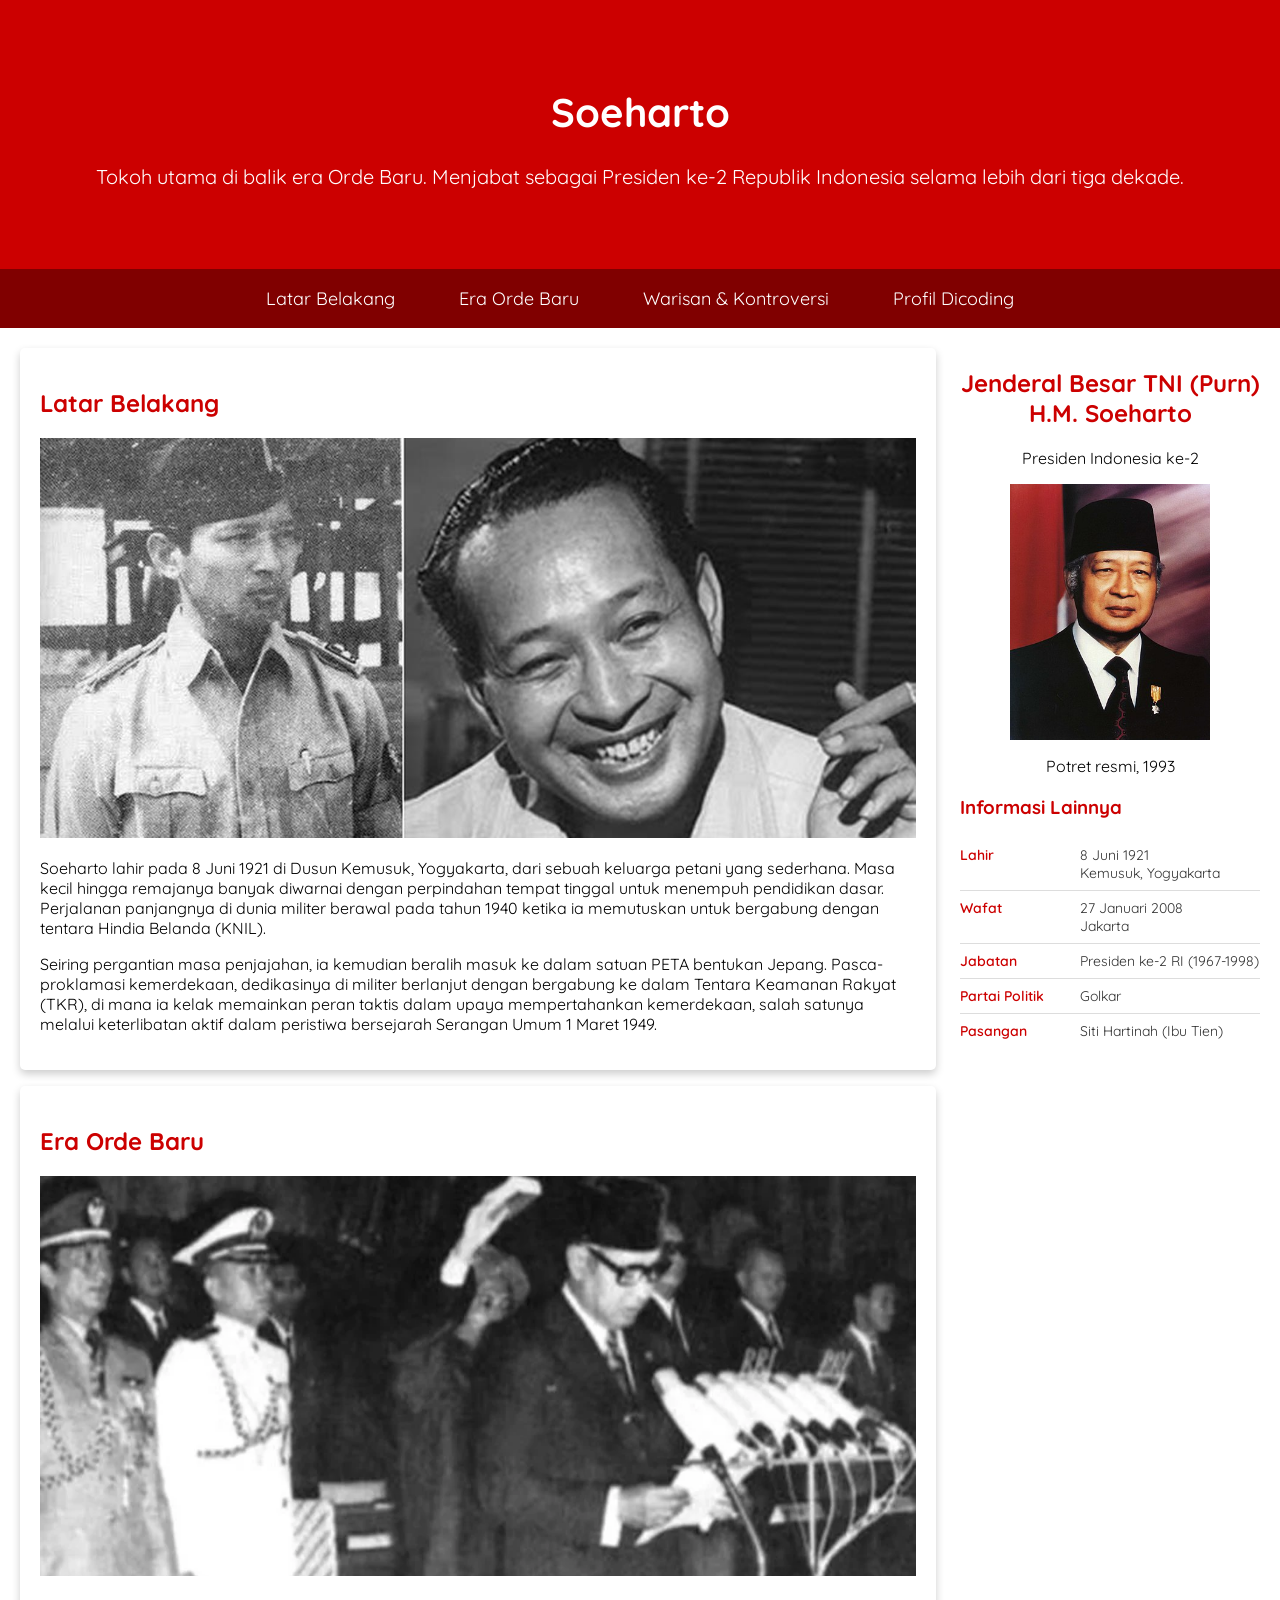
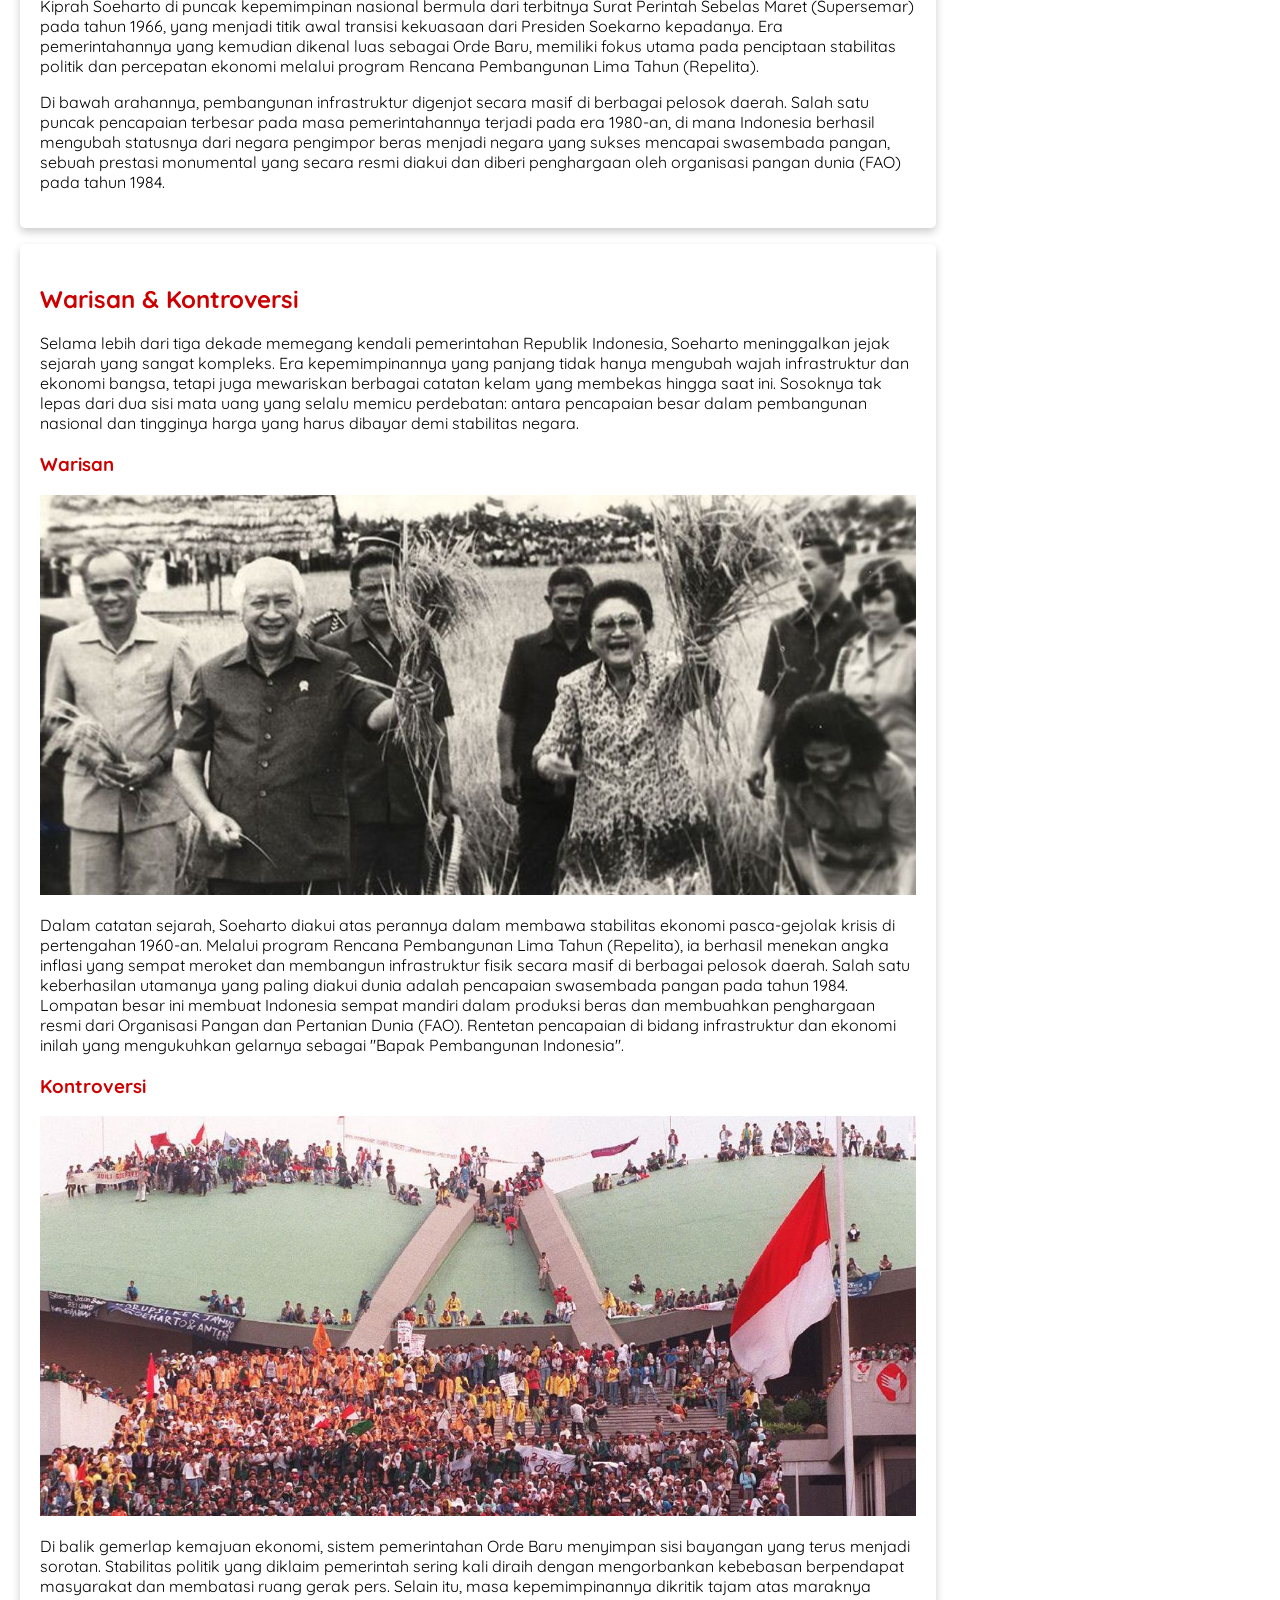
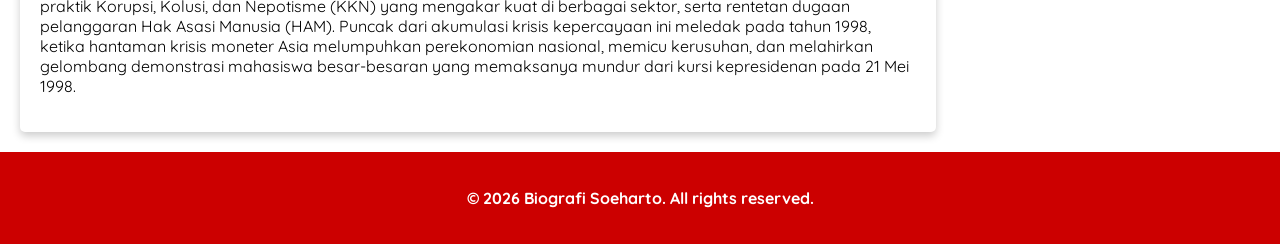
<file: SUBMISSION/index.html>
<!DOCTYPE html>
<html>
    <head>
        <meta charset="UTF-8" />
        <meta name="viewport" content="width=device-width, initial-scale=1.0" />

        <title>Biografi Soeharto</title>
        <link rel="stylesheet" href="styles.css" />

        <!-- Font Awesome  -->
        <link rel="stylesheet" href="https://cdnjs.cloudflare.com/ajax/libs/font-awesome/5.15.4/css/all.min.css">

        <!--Google Fonts-->
        <link rel="preconnect" href="https://fonts.googleapis.com">
        <link rel="preconnect" href="https://fonts.gstatic.com" crossorigin>
        <link href="https://fonts.googleapis.com/css2?family=Inter:ital,opsz,wght@0,14..32,100..900;1,14..32,100..900&family=Quicksand:wght@300..700&display=swap" rel="stylesheet">    
    </head>
    <body>
        <header>
            <div class="jumbotron">
                <h1>Soeharto</h1>
                <p>Tokoh utama di balik era Orde Baru. Menjabat sebagai Presiden ke-2 Republik Indonesia selama lebih dari tiga dekade.</p>
            </div>

            <nav>
                <ul>
                    <li><a href="#latar">Latar Belakang</a></li>
                    <li><a href="#orba">Era Orde Baru</a></li>
                    <li><a href="#warisan">Warisan & Kontroversi</a></li>
                    <li><a href="https://www.dicoding.com/users/radithya_aydin_aeoqa/academies">Profil Dicoding</a></li>
                </ul>
            </nav>
        </header>

        <main>
            <div class="content">
                <article id="latar" class="card">
                    <h2>Latar Belakang</h2>
                        <img src="assets/image/soeharto1.jpg" alt="Soeharto" class="featured-image" />
                        <p> Soeharto lahir pada 8 Juni 1921 di Dusun Kemusuk, Yogyakarta, dari sebuah keluarga petani yang 
                            sederhana. Masa kecil hingga remajanya banyak diwarnai dengan perpindahan tempat tinggal untuk 
                            menempuh pendidikan dasar. Perjalanan panjangnya di dunia militer berawal pada tahun 1940 ketika 
                            ia memutuskan untuk bergabung dengan tentara Hindia Belanda (KNIL).
                        </p>
                        <p> Seiring pergantian masa penjajahan, ia kemudian beralih masuk ke dalam satuan PETA bentukan 
                            Jepang. Pasca-proklamasi kemerdekaan, dedikasinya di militer berlanjut dengan bergabung ke 
                            dalam Tentara Keamanan Rakyat (TKR), di mana ia kelak memainkan peran taktis dalam upaya 
                            mempertahankan kemerdekaan, salah satunya melalui keterlibatan aktif dalam peristiwa 
                            bersejarah Serangan Umum 1 Maret 1949.
                        </p>
                </article>

                <article id="orba" class="card">
                    <h2>Era Orde Baru</h2>
                        <img src="assets/image/soeharto2.jpg" alt="Orde Baru" class="featured-image" />
                        <p> Kiprah Soeharto di puncak kepemimpinan nasional bermula dari terbitnya Surat Perintah Sebelas 
                            Maret (Supersemar) pada tahun 1966, yang menjadi titik awal transisi kekuasaan dari Presiden 
                            Soekarno kepadanya. Era pemerintahannya yang kemudian dikenal luas sebagai Orde Baru, memiliki 
                            fokus utama pada penciptaan stabilitas politik dan percepatan ekonomi melalui program Rencana 
                            Pembangunan Lima Tahun (Repelita).</p>
                        <p> Di bawah arahannya, pembangunan infrastruktur digenjot secara masif di berbagai pelosok 
                            daerah. Salah satu puncak pencapaian terbesar pada masa pemerintahannya terjadi pada era 
                            1980-an, di mana Indonesia berhasil mengubah statusnya dari negara pengimpor beras menjadi 
                            negara yang sukses mencapai swasembada pangan, sebuah prestasi monumental yang secara resmi 
                            diakui dan diberi penghargaan oleh organisasi pangan dunia (FAO) pada tahun 1984.
                        </p>
                </article>

                <article id="warisan" class="card">
                    <h2>Warisan & Kontroversi</h2>
                        <p> Selama lebih dari tiga dekade memegang kendali pemerintahan Republik Indonesia, 
                            Soeharto meninggalkan jejak sejarah yang sangat kompleks. Era kepemimpinannya yang panjang 
                            tidak hanya mengubah wajah infrastruktur dan ekonomi bangsa, tetapi juga mewariskan berbagai 
                            catatan kelam yang membekas hingga saat ini. Sosoknya tak lepas dari dua sisi mata uang yang 
                            selalu memicu perdebatan: antara pencapaian besar dalam pembangunan nasional dan tingginya 
                            harga yang harus dibayar demi stabilitas negara.
                        </p>
                        <section>
                            <h3>Warisan</h3>
                                <img src="assets/image/soeharto3.jpg" alt="Warisan Soeharto" class="featured-image" />
                                <p>Dalam catatan sejarah, Soeharto diakui atas perannya dalam membawa stabilitas ekonomi 
                                    pasca-gejolak krisis di pertengahan 1960-an. Melalui program Rencana Pembangunan Lima 
                                    Tahun (Repelita), ia berhasil menekan angka inflasi yang sempat meroket dan membangun 
                                    infrastruktur fisik secara masif di berbagai pelosok daerah. Salah satu keberhasilan 
                                    utamanya yang paling diakui dunia adalah pencapaian swasembada pangan pada tahun 1984. 
                                    Lompatan besar ini membuat Indonesia sempat mandiri dalam produksi beras dan membuahkan 
                                    penghargaan resmi dari Organisasi Pangan dan Pertanian Dunia (FAO). Rentetan pencapaian 
                                    di bidang infrastruktur dan ekonomi inilah yang mengukuhkan gelarnya sebagai 
                                    "Bapak Pembangunan Indonesia".
                                </p>
                        </section>

                        <section>
                            <h3>Kontroversi</h3>
                                <img src="assets/image/soeharto4.jpg" alt="Kontroversi Soeharto" class="featured-image" />
                                <p>Di balik gemerlap kemajuan ekonomi, sistem pemerintahan Orde Baru menyimpan sisi bayangan 
                                    yang terus menjadi sorotan. Stabilitas politik yang diklaim pemerintah sering kali diraih 
                                    dengan mengorbankan kebebasan berpendapat masyarakat dan membatasi ruang gerak pers. 
                                    Selain itu, masa kepemimpinannya dikritik tajam atas maraknya praktik Korupsi, Kolusi, dan 
                                    Nepotisme (KKN) yang mengakar kuat di berbagai sektor, serta rentetan dugaan pelanggaran 
                                    Hak Asasi Manusia (HAM). Puncak dari akumulasi krisis kepercayaan ini meledak pada tahun 
                                    1998, ketika hantaman krisis moneter Asia melumpuhkan perekonomian nasional, memicu 
                                    kerusuhan, dan melahirkan gelombang demonstrasi mahasiswa besar-besaran yang memaksanya 
                                    mundur dari kursi kepresidenan pada 21 Mei 1998.
                                </p>
                        </section>
                </article>
            </div>

            <aside>
                <article class="profile">
                    <header>
                        <h2>Jenderal Besar TNI (Purn) H.M. Soeharto</h2>
                            <p>Presiden Indonesia ke-2</p>
                        <figure>
                            <img src="assets/image/soeharto.jpg" alt="Soeharto Profile"/>
                        </figure>
                            <figcaption>Potret resmi, 1993</figcaption>
                    </header>
                    <section>
                        <h3>Informasi Lainnya</h3>
                            <table>
                                <tr>
                                    <th>Lahir</th>
                                    <td>8 Juni 1921 <br>Kemusuk, Yogyakarta</td>
                                </tr>
                                <tr>
                                    <th>Wafat</th>
                                    <td>27 Januari 2008 <br>Jakarta</td>
                                </tr>
                                <tr>
                                    <th>Jabatan</th>
                                    <td>Presiden ke-2 RI (1967-1998)</td>
                                </tr>
                                <tr>
                                    <th>Partai Politik</th>
                                    <td>Golkar</td>
                                </tr>
                                <tr>
                                    <th>Pasangan</th>
                                    <td>Siti Hartinah (Ibu Tien)</td>
                                </tr>
                            </table>
                    </section>
                </article>
            </aside>
        </main>

        <footer>
            <p>&copy; 2026 Biografi Soeharto. All rights reserved.</p>
        </footer>
    </body>
</html>
</file>
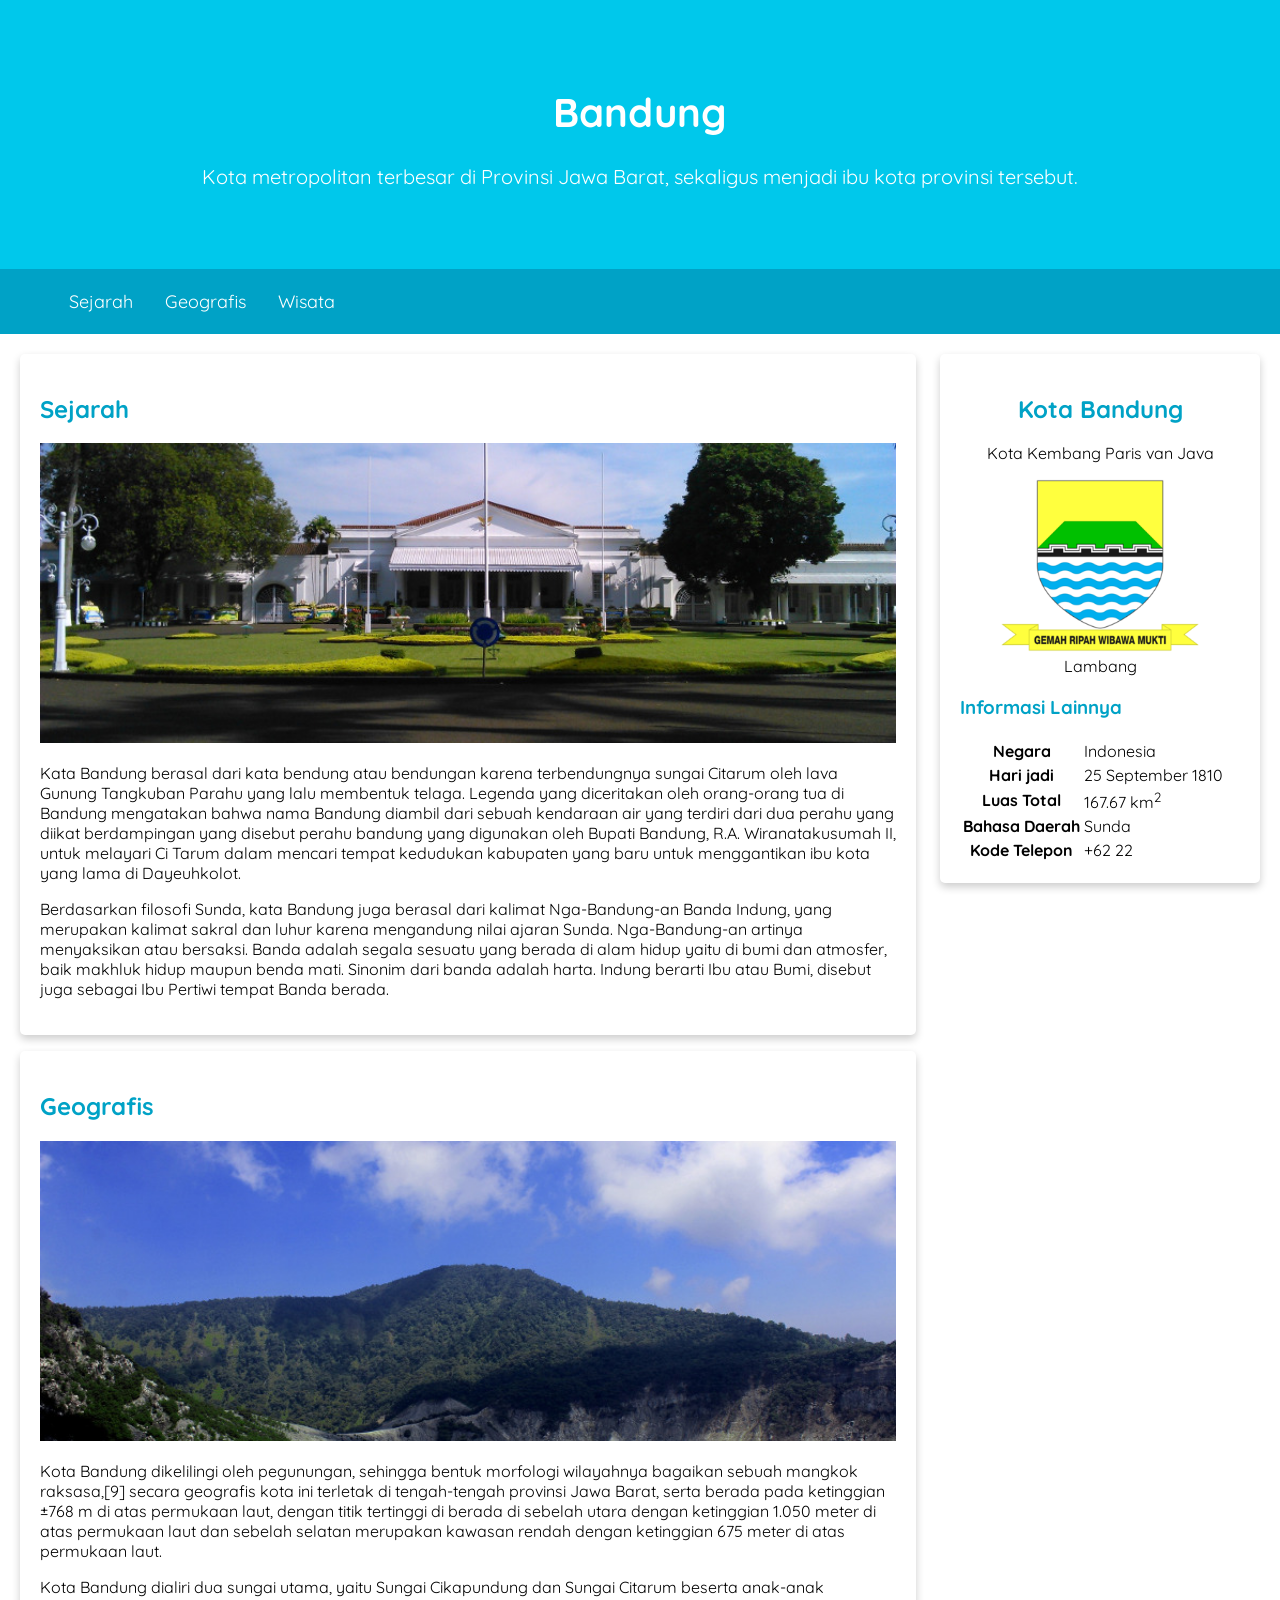
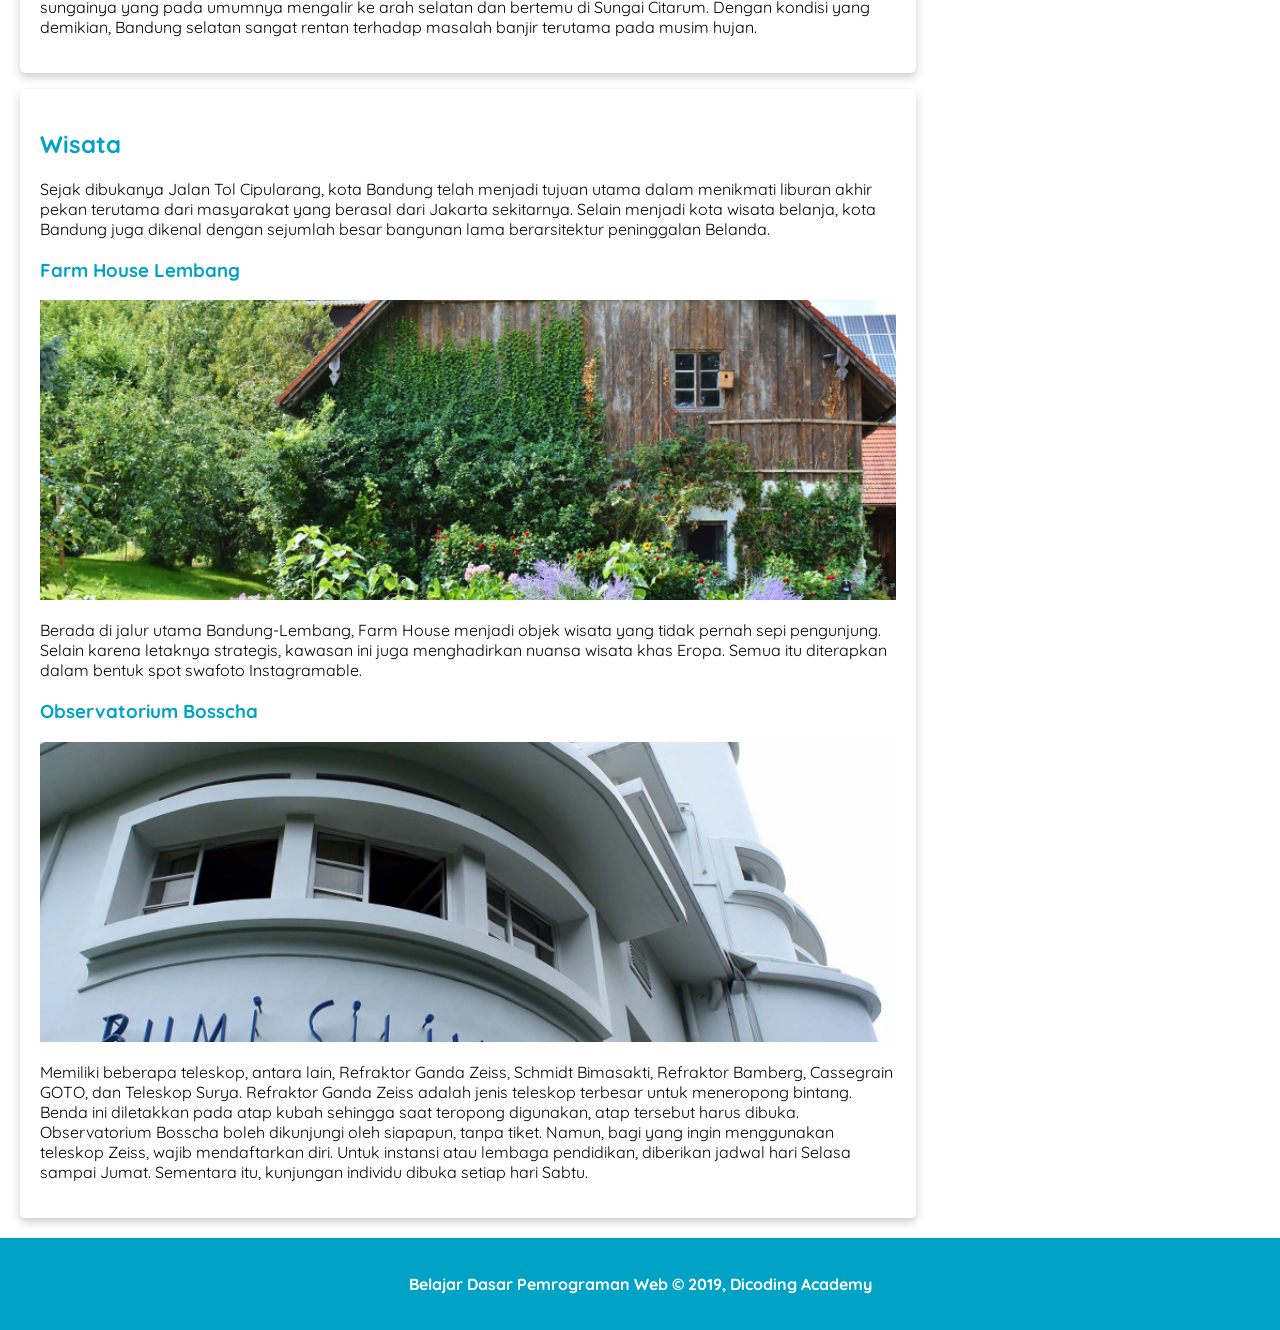
<file: WEBDASAR/Index.html>
<!DOCTYPE html>
<html>
  <head>
    <meta charset="utf-8" />
    <title>Halaman Profil Bandung</title>

    <!-- My Own Styles -->
    <link rel="stylesheet" href="styles.css" />

    <!-- Google Fonts -->
    <link rel="preconnect" href="https://fonts.googleapis.com" />
    <link rel="preconnect" href="https://fonts.gstatic.com" crossorigin />
    <link
      href="https://fonts.googleapis.com/css2?family=Quicksand:wght@400;700&display=swap"
      rel="stylesheet"
    />
  </head>

  <body>
    <header>
      <div class="jumbotron">
        <h1>Bandung</h1>
        <p>
          Kota metropolitan terbesar di Provinsi Jawa Barat, sekaligus menjadi ibu kota provinsi
          tersebut.
        </p>
      </div>

      <nav>
        <ul>
          <li>
            <a href="#sejarah">Sejarah</a>
          </li>
          <li>
            <a href="#geografis">Geografis</a>
          </li>
          <li>
            <a href="#wisata">Wisata</a>
          </li>
        </ul>
      </nav>
    </header>

    <main>
      <!-- Konten artikel -->
      <div id="content">
        <article id="sejarah" class="card">
          <h2>Sejarah</h2>
          <img src="assets/image/history.jpg" alt="sejarah" class="featured-image" />
          <p>
            Kata Bandung berasal dari kata bendung atau bendungan karena terbendungnya sungai
            Citarum oleh lava Gunung Tangkuban Parahu yang lalu membentuk telaga. Legenda yang
            diceritakan oleh orang-orang tua di Bandung mengatakan bahwa nama Bandung diambil dari
            sebuah kendaraan air yang terdiri dari dua perahu yang diikat berdampingan yang disebut
            perahu bandung yang digunakan oleh Bupati Bandung, R.A. Wiranatakusumah II, untuk
            melayari Ci Tarum dalam mencari tempat kedudukan kabupaten yang baru untuk menggantikan
            ibu kota yang lama di Dayeuhkolot.
          </p>

          <p>
            Berdasarkan filosofi Sunda, kata Bandung juga berasal dari kalimat Nga-Bandung-an Banda
            Indung, yang merupakan kalimat sakral dan luhur karena mengandung nilai ajaran Sunda.
            Nga-Bandung-an artinya menyaksikan atau bersaksi. Banda adalah segala sesuatu yang
            berada di alam hidup yaitu di bumi dan atmosfer, baik makhluk hidup maupun benda mati.
            Sinonim dari banda adalah harta. Indung berarti Ibu atau Bumi, disebut juga sebagai Ibu
            Pertiwi tempat Banda berada.
          </p>
        </article>

        <article id="geografis" class="card">
          <h2>Geografis</h2>
          <img src="assets/image/geografis.jpg" alt="geografis" class="featured-image" />
          <p>
            Kota Bandung dikelilingi oleh pegunungan, sehingga bentuk morfologi wilayahnya bagaikan
            sebuah mangkok raksasa,[9] secara geografis kota ini terletak di tengah-tengah provinsi
            Jawa Barat, serta berada pada ketinggian ±768 m di atas permukaan laut, dengan titik
            tertinggi di berada di sebelah utara dengan ketinggian 1.050 meter di atas permukaan
            laut dan sebelah selatan merupakan kawasan rendah dengan ketinggian 675 meter di atas
            permukaan laut.
          </p>

          <p>
            Kota Bandung dialiri dua sungai utama, yaitu Sungai Cikapundung dan Sungai Citarum
            beserta anak-anak sungainya yang pada umumnya mengalir ke arah selatan dan bertemu di
            Sungai Citarum. Dengan kondisi yang demikian, Bandung selatan sangat rentan terhadap
            masalah banjir terutama pada musim hujan.
          </p>
        </article>

        <article id="wisata" class="card">
          <h2>Wisata</h2>
          <p>
            Sejak dibukanya Jalan Tol Cipularang, kota Bandung telah menjadi tujuan utama dalam
            menikmati liburan akhir pekan terutama dari masyarakat yang berasal dari Jakarta
            sekitarnya. Selain menjadi kota wisata belanja, kota Bandung juga dikenal dengan
            sejumlah besar bangunan lama berarsitektur peninggalan Belanda.
          </p>

          <section>
            <h3>Farm House Lembang</h3>
            <img src="assets/image/farm-house.jpg" alt="farm house" class="featured-image" />
            <p>
              Berada di jalur utama Bandung-Lembang, Farm House menjadi objek wisata yang tidak
              pernah sepi pengunjung. Selain karena letaknya strategis, kawasan ini juga
              menghadirkan nuansa wisata khas Eropa. Semua itu diterapkan dalam bentuk spot swafoto
              Instagramable.
            </p>
          </section>

          <section>
            <h3>Observatorium Bosscha</h3>
            <img src="assets/image/bosscha.jpg" alt="bosscha" class="featured-image" />
            <p>
              Memiliki beberapa teleskop, antara lain, Refraktor Ganda Zeiss, Schmidt Bimasakti,
              Refraktor Bamberg, Cassegrain GOTO, dan Teleskop Surya. Refraktor Ganda Zeiss adalah
              jenis teleskop terbesar untuk meneropong bintang. Benda ini diletakkan pada atap kubah
              sehingga saat teropong digunakan, atap tersebut harus dibuka. Observatorium Bosscha
              boleh dikunjungi oleh siapapun, tanpa tiket. Namun, bagi yang ingin menggunakan
              teleskop Zeiss, wajib mendaftarkan diri. Untuk instansi atau lembaga pendidikan,
              diberikan jadwal hari Selasa sampai Jumat. Sementara itu, kunjungan individu dibuka
              setiap hari Sabtu.
            </p>
          </section>
        </article>
      </div>

      <!-- Konten samping -->
      <aside>
        <article class="profile card">
          <header>
            <h2>Kota Bandung</h2>
            <p>Kota Kembang Paris van Java</p>
            <figure>
              <img src="assets/image/bandung-badge.png" />
              <figcaption>Lambang</figcaption>
            </figure>
          </header>

          <section>
            <h3>Informasi Lainnya</h3>

            <table>
              <tr>
                <th>Negara</th>
                <td>Indonesia</td>
              </tr>
              <tr>
                <th>Hari jadi</th>
                <td>25 September 1810</td>
              </tr>
              <tr>
                <th>Luas Total</th>
                <td>167.67 km<sup>2</sup></td>
              </tr>
              <tr>
                <th>Bahasa Daerah</th>
                <td>Sunda</td>
              </tr>
              <tr>
                <th>Kode Telepon</th>
                <td>+62 22</td>
              </tr>
            </table>
          </section>
        </article>
      </aside>
    </main>

    <footer>
      <p>Belajar Dasar Pemrograman Web &#169; 2019, Dicoding Academy</p>
    </footer>
  </body>
</html>
</file>
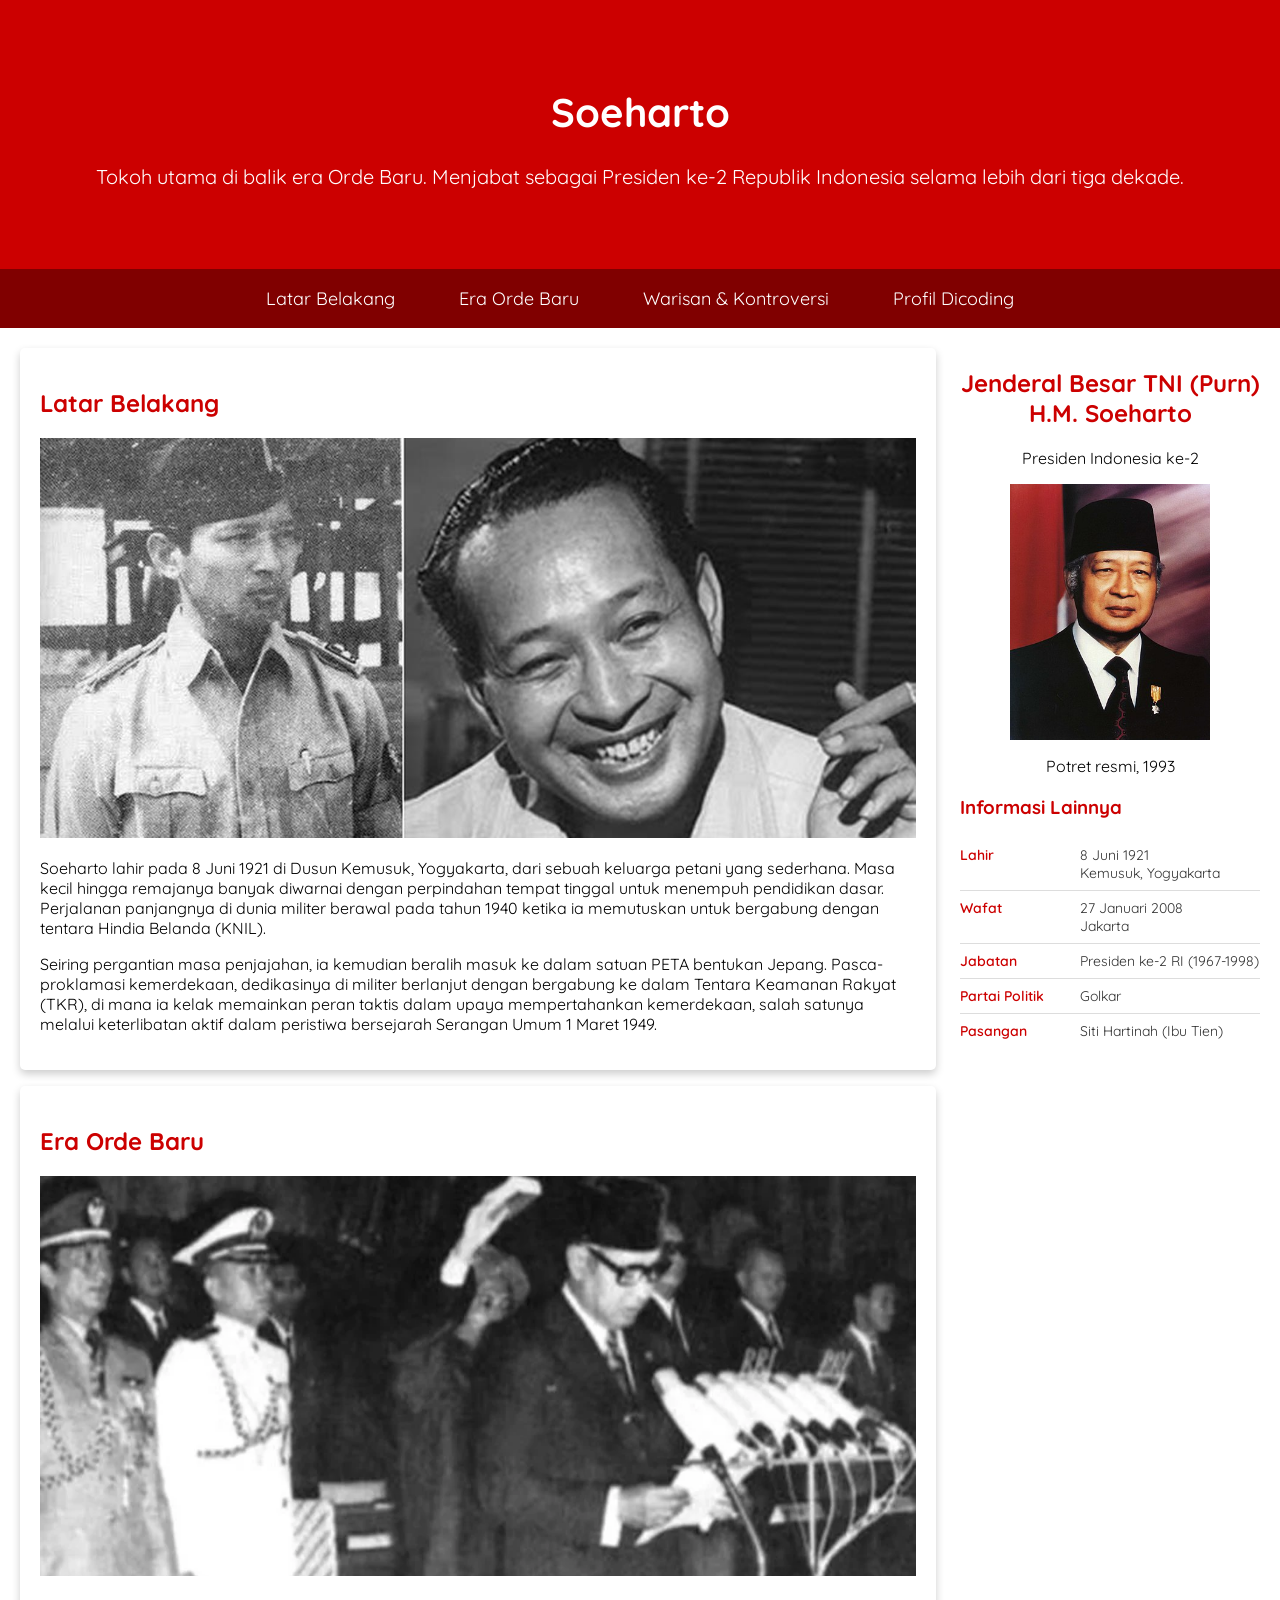
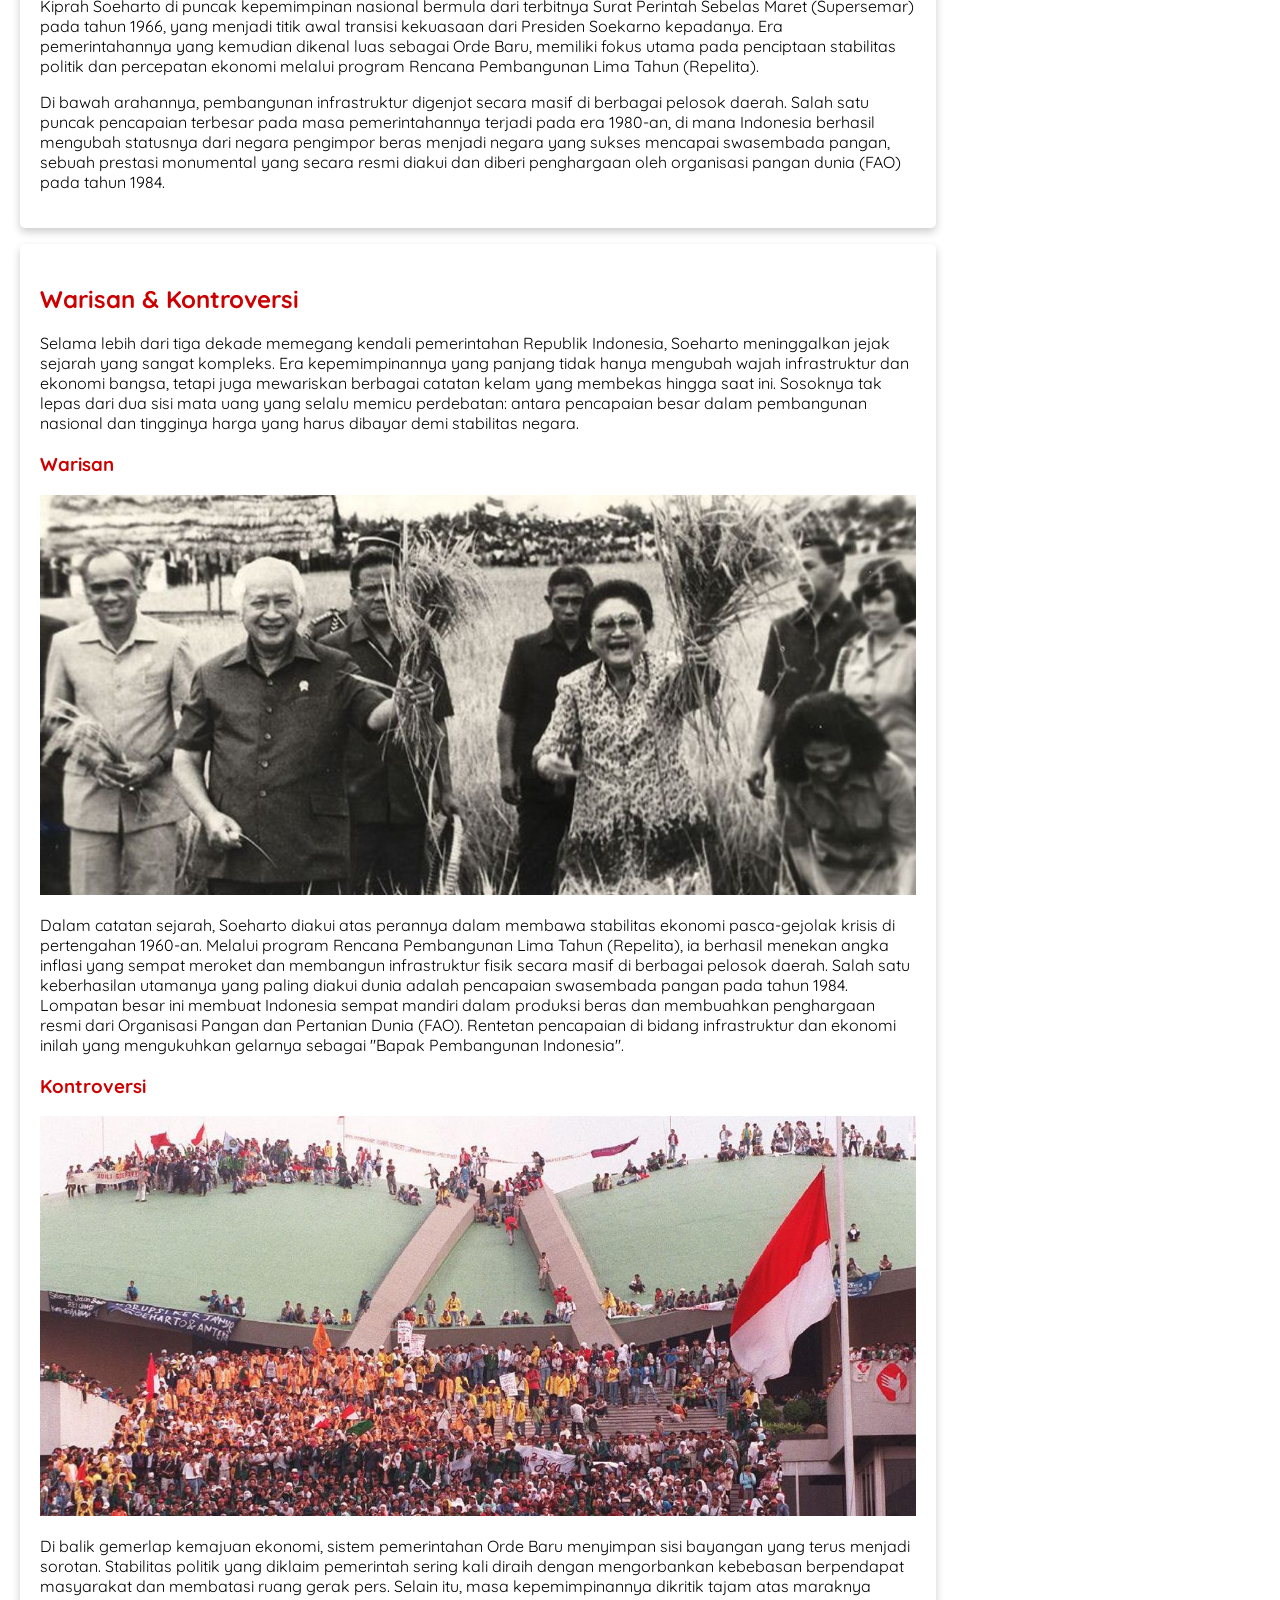
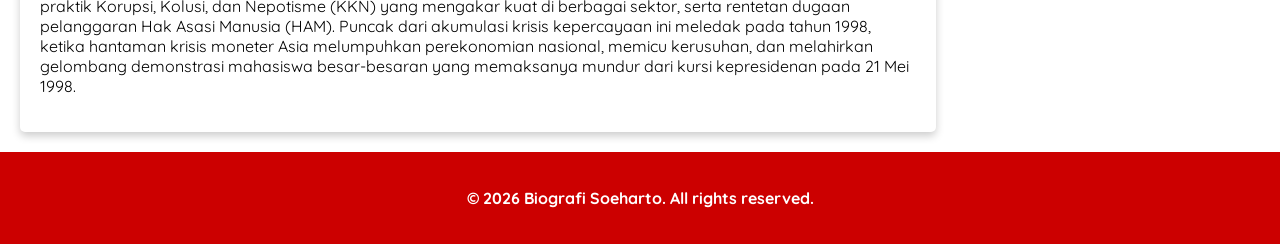
<file: SUBMISSION/BiografiSoeharto/index.html>
<!DOCTYPE html>
<html>
    <head>
        <meta charset="UTF-8" />
        <meta name="viewport" content="width=device-width, initial-scale=1.0" />

        <title>Biografi Soeharto</title>
        <link rel="stylesheet" href="styles.css" />

        <!-- Font Awesome  -->
        <link rel="stylesheet" href="https://cdnjs.cloudflare.com/ajax/libs/font-awesome/5.15.4/css/all.min.css">

        <!--Google Fonts-->
        <link rel="preconnect" href="https://fonts.googleapis.com">
        <link rel="preconnect" href="https://fonts.gstatic.com" crossorigin>
        <link href="https://fonts.googleapis.com/css2?family=Inter:ital,opsz,wght@0,14..32,100..900;1,14..32,100..900&family=Quicksand:wght@300..700&display=swap" rel="stylesheet">    
    </head>
    <body>
        <header>
            <div class="jumbotron">
                <h1>Soeharto</h1>
                <p>Tokoh utama di balik era Orde Baru. Menjabat sebagai Presiden ke-2 Republik Indonesia selama lebih dari tiga dekade.</p>
            </div>

            <nav>
                <ul>
                    <li><a href="#latar">Latar Belakang</a></li>
                    <li><a href="#orba">Era Orde Baru</a></li>
                    <li><a href="#warisan">Warisan & Kontroversi</a></li>
                    <li><a href="https://www.dicoding.com/users/radithya_aydin_aeoqa/academies">Profil Dicoding</a></li>
                </ul>
            </nav>
        </header>

        <main>
            <div class="content">
                <article id="latar" class="card">
                    <h2>Latar Belakang</h2>
                        <img src="assets/image/soeharto1.jpg" alt="Soeharto" class="featured-image" />
                        <p> Soeharto lahir pada 8 Juni 1921 di Dusun Kemusuk, Yogyakarta, dari sebuah keluarga petani yang 
                            sederhana. Masa kecil hingga remajanya banyak diwarnai dengan perpindahan tempat tinggal untuk 
                            menempuh pendidikan dasar. Perjalanan panjangnya di dunia militer berawal pada tahun 1940 ketika 
                            ia memutuskan untuk bergabung dengan tentara Hindia Belanda (KNIL).
                        </p>
                        <p> Seiring pergantian masa penjajahan, ia kemudian beralih masuk ke dalam satuan PETA bentukan 
                            Jepang. Pasca-proklamasi kemerdekaan, dedikasinya di militer berlanjut dengan bergabung ke 
                            dalam Tentara Keamanan Rakyat (TKR), di mana ia kelak memainkan peran taktis dalam upaya 
                            mempertahankan kemerdekaan, salah satunya melalui keterlibatan aktif dalam peristiwa 
                            bersejarah Serangan Umum 1 Maret 1949.
                        </p>
                </article>

                <article id="orba" class="card">
                    <h2>Era Orde Baru</h2>
                        <img src="assets/image/soeharto2.jpg" alt="Orde Baru" class="featured-image" />
                        <p> Kiprah Soeharto di puncak kepemimpinan nasional bermula dari terbitnya Surat Perintah Sebelas 
                            Maret (Supersemar) pada tahun 1966, yang menjadi titik awal transisi kekuasaan dari Presiden 
                            Soekarno kepadanya. Era pemerintahannya yang kemudian dikenal luas sebagai Orde Baru, memiliki 
                            fokus utama pada penciptaan stabilitas politik dan percepatan ekonomi melalui program Rencana 
                            Pembangunan Lima Tahun (Repelita).</p>
                        <p> Di bawah arahannya, pembangunan infrastruktur digenjot secara masif di berbagai pelosok 
                            daerah. Salah satu puncak pencapaian terbesar pada masa pemerintahannya terjadi pada era 
                            1980-an, di mana Indonesia berhasil mengubah statusnya dari negara pengimpor beras menjadi 
                            negara yang sukses mencapai swasembada pangan, sebuah prestasi monumental yang secara resmi 
                            diakui dan diberi penghargaan oleh organisasi pangan dunia (FAO) pada tahun 1984.
                        </p>
                </article>

                <article id="warisan" class="card">
                    <h2>Warisan & Kontroversi</h2>
                        <p> Selama lebih dari tiga dekade memegang kendali pemerintahan Republik Indonesia, 
                            Soeharto meninggalkan jejak sejarah yang sangat kompleks. Era kepemimpinannya yang panjang 
                            tidak hanya mengubah wajah infrastruktur dan ekonomi bangsa, tetapi juga mewariskan berbagai 
                            catatan kelam yang membekas hingga saat ini. Sosoknya tak lepas dari dua sisi mata uang yang 
                            selalu memicu perdebatan: antara pencapaian besar dalam pembangunan nasional dan tingginya 
                            harga yang harus dibayar demi stabilitas negara.
                        </p>
                        <section>
                            <h3>Warisan</h3>
                                <img src="assets/image/soeharto3.jpg" alt="Warisan Soeharto" class="featured-image" />
                                <p>Dalam catatan sejarah, Soeharto diakui atas perannya dalam membawa stabilitas ekonomi 
                                    pasca-gejolak krisis di pertengahan 1960-an. Melalui program Rencana Pembangunan Lima 
                                    Tahun (Repelita), ia berhasil menekan angka inflasi yang sempat meroket dan membangun 
                                    infrastruktur fisik secara masif di berbagai pelosok daerah. Salah satu keberhasilan 
                                    utamanya yang paling diakui dunia adalah pencapaian swasembada pangan pada tahun 1984. 
                                    Lompatan besar ini membuat Indonesia sempat mandiri dalam produksi beras dan membuahkan 
                                    penghargaan resmi dari Organisasi Pangan dan Pertanian Dunia (FAO). Rentetan pencapaian 
                                    di bidang infrastruktur dan ekonomi inilah yang mengukuhkan gelarnya sebagai 
                                    "Bapak Pembangunan Indonesia".
                                </p>
                        </section>

                        <section>
                            <h3>Kontroversi</h3>
                                <img src="assets/image/soeharto4.jpg" alt="Kontroversi Soeharto" class="featured-image" />
                                <p>Di balik gemerlap kemajuan ekonomi, sistem pemerintahan Orde Baru menyimpan sisi bayangan 
                                    yang terus menjadi sorotan. Stabilitas politik yang diklaim pemerintah sering kali diraih 
                                    dengan mengorbankan kebebasan berpendapat masyarakat dan membatasi ruang gerak pers. 
                                    Selain itu, masa kepemimpinannya dikritik tajam atas maraknya praktik Korupsi, Kolusi, dan 
                                    Nepotisme (KKN) yang mengakar kuat di berbagai sektor, serta rentetan dugaan pelanggaran 
                                    Hak Asasi Manusia (HAM). Puncak dari akumulasi krisis kepercayaan ini meledak pada tahun 
                                    1998, ketika hantaman krisis moneter Asia melumpuhkan perekonomian nasional, memicu 
                                    kerusuhan, dan melahirkan gelombang demonstrasi mahasiswa besar-besaran yang memaksanya 
                                    mundur dari kursi kepresidenan pada 21 Mei 1998.
                                </p>
                        </section>
                </article>
            </div>

            <aside>
                <article class="profile">
                    <header>
                        <h2>Jenderal Besar TNI (Purn) H.M. Soeharto</h2>
                            <p>Presiden Indonesia ke-2</p>
                        <figure>
                            <img src="assets/image/soeharto.jpg" alt="Soeharto Profile"/>
                        </figure>
                            <figcaption>Potret resmi, 1993</figcaption>
                    </header>
                    <section>
                        <h3>Informasi Lainnya</h3>
                            <table>
                                <tr>
                                    <th>Lahir</th>
                                    <td>8 Juni 1921 <br>Kemusuk, Yogyakarta</td>
                                </tr>
                                <tr>
                                    <th>Wafat</th>
                                    <td>27 Januari 2008 <br>Jakarta</td>
                                </tr>
                                <tr>
                                    <th>Jabatan</th>
                                    <td>Presiden ke-2 RI (1967-1998)</td>
                                </tr>
                                <tr>
                                    <th>Partai Politik</th>
                                    <td>Golkar</td>
                                </tr>
                                <tr>
                                    <th>Pasangan</th>
                                    <td>Siti Hartinah (Ibu Tien)</td>
                                </tr>
                            </table>
                    </section>
                </article>
            </aside>
        </main>

        <footer>
            <p>&copy; 2026 Biografi Soeharto. All rights reserved.</p>
        </footer>
    </body>
</html>
</file>
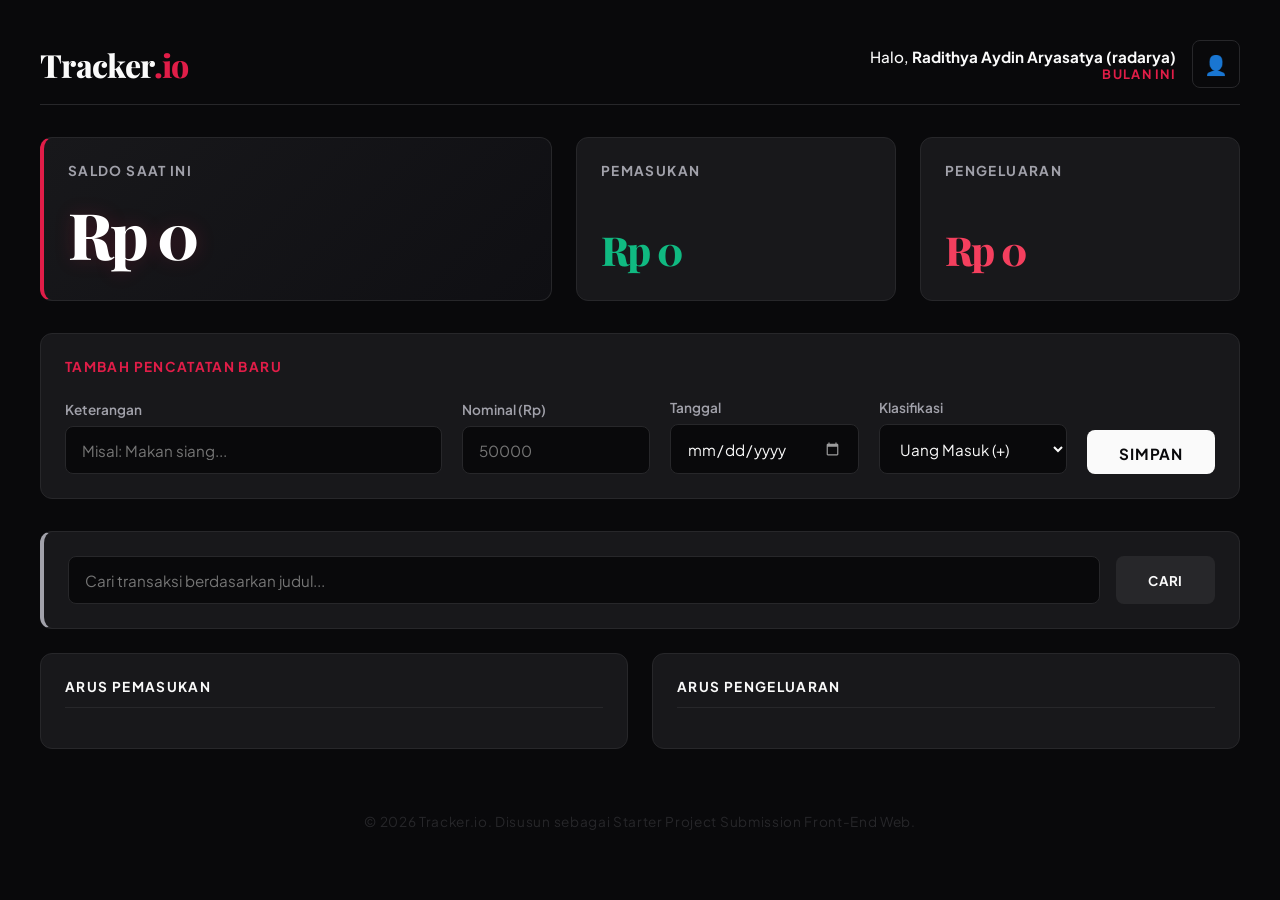
<file: SUBMISSION/ExpenseTrackerProject/index.html>
<!DOCTYPE html>
<html lang="id">
<head>
  <meta charset="UTF-8">
  <meta name="viewport" content="width=device-width, initial-scale=1.0">
  <title>Expense Tracker App</title>
  <link rel="stylesheet" href="style.css">
</head>
<body>

  <div class="tracker-app">

    <header class="tracker-header">
      <h1 class="tracker-header__title">Tracker<span style="color:var(--accent-blue)">.io</span></h1>
      <div class="tracker-header__user">
        <div class="tracker-header__user-info">
          <!-- TODO: Ganti "Siswa Front-End" dengan Nama Lengkap dan Username Dicoding kamu.
               Contoh: Halo, <strong>Budi (bdi002)</strong> -->
          <span class="tracker-header__greeting">Halo, <strong>Radithya Aydin Aryasatya (radarya)</strong></span>
          <span class="tracker-header__date">Bulan Ini</span>
        </div>
        <div class="tracker-header__avatar" role="img" aria-label="Avatar Pengguna" aria-hidden="true">👤</div>
      </div>
    </header>

    <main>
      <section class="tracker-summary" aria-labelledby="summary-heading">
        <h2 id="summary-heading" class="visually-hidden">Ringkasan Keuangan</h2>

        <div class="tracker-summary__balance">
          <h3 class="tracker-summary__label">Saldo Saat Ini</h3>
          <p class="tracker-summary__balance-amount">Rp 0</p>
        </div>

        <div class="tracker-summary__stat">
          <h3 class="tracker-summary__label">Pemasukan</h3>
          <p class="tracker-summary__stat-amount tracker-summary__stat-amount--income">Rp 0</p>
        </div>

        <div class="tracker-summary__stat">
          <h3 class="tracker-summary__label">Pengeluaran</h3>
          <p class="tracker-summary__stat-amount tracker-summary__stat-amount--expense">Rp 0</p>
        </div>
      </section>

      <section class="tracker-form-section" aria-labelledby="form-heading">
        <div class="tracker-form-section__card">
          <h2 id="form-heading" class="tracker-form-section__heading">Tambah Pencatatan Baru</h2>

          <form id="transactionForm" data-testid="transactionForm" class="tracker-form">
            <div class="tracker-form__field">
              <label class="tracker-form__label" for="transactionFormTitleInput">Keterangan</label>
              <input type="text" id="transactionFormTitleInput" data-testid="transactionFormTitleInput" class="tracker-form__input" placeholder="Misal: Makan siang...">
            </div>
            <div class="tracker-form__field">
              <label class="tracker-form__label" for="transactionFormAmountInput">Nominal (Rp)</label>
              <input type="number" id="transactionFormAmountInput" data-testid="transactionFormAmountInput" class="tracker-form__input" placeholder="50000">
            </div>
            <div class="tracker-form__field">
              <label class="tracker-form__label" for="transactionFormDateInput">Tanggal</label>
              <input type="date" id="transactionFormDateInput" data-testid="transactionFormDateInput" class="tracker-form__input">
            </div>
            <div class="tracker-form__field">
              <label class="tracker-form__label" for="transactionFormTypeSelect">Klasifikasi</label>
              <select id="transactionFormTypeSelect" data-testid="transactionFormTypeSelect" class="tracker-form__input">
                <option value="income">Uang Masuk (+)</option>
                <option value="expense">Uang Keluar (-)</option>
              </select>
            </div>
            <button type="submit" data-testid="transactionFormSubmitButton" class="tracker-form__submit">Simpan</button>
          </form>
        </div>
      </section>

      <section class="tracker-history" aria-labelledby="history-heading">
        <h2 id="history-heading" class="visually-hidden">Riwayat Transaksi</h2>

        <div class="tracker-search">
          <form id="searchTransactionForm" data-testid="searchTransactionForm" class="tracker-search__form" role="search">
            <input type="search" id="searchTransactionFormTitleInput" data-testid="searchTransactionFormTitleInput" class="tracker-form__input" placeholder="Cari transaksi berdasarkan judul..." aria-label="Kata kunci pencarian transaksi">
            <button type="submit" data-testid="searchTransactionFormSubmitButton" class="tracker-search__submit" aria-label="Mulai Pencarian">Cari</button>
          </form>
        </div>

        <div class="tracker-history__grid">
          <div class="tracker-transaction-list">
            <div class="tracker-transaction-list__header">
              <h3 class="tracker-transaction-list__title">Arus Pemasukan</h3>
            </div>
            <!-- Jangan ubah atau hapus atribut data-testid pada elemen berikut -->
            <div id="incomeList" data-testid="incomeList" class="tracker-transaction-list__container">
              <!-- Kartu transaksi pemasukan akan disisipkan di sini oleh JavaScript -->
            </div>
          </div>

          <div class="tracker-transaction-list">
            <div class="tracker-transaction-list__header">
              <h3 class="tracker-transaction-list__title">Arus Pengeluaran</h3>
            </div>
            <!-- Jangan ubah atau hapus atribut data-testid pada elemen berikut -->
            <div id="expenseList" data-testid="expenseList" class="tracker-transaction-list__container">
              <!-- Kartu transaksi pengeluaran akan disisipkan di sini oleh JavaScript -->
            </div>
          </div>
        </div>
      </section>

    </main>

    <footer class="tracker-footer">
      <p>&#169; 2026 Tracker.io. Disusun sebagai Starter Project Submission Front-End Web.</p>
    </footer>

  </div>

  <script src="main.js"></script>
</body>
</html>
</file>
<file: SUBMISSION/styles.css>
* {
 box-sizing: border-box;
}

html,body {
  font-family: 'Quicksand', sans-serif;

  margin: 0;
  padding: 0;
  width: 100%;
  overflow-x: hidden;
}

img{
  max-width: 100%;
  height: auto;
}

h2,
h3 {
  color: #cc0000;
}

.jumbotron {
  font-size: 20px;
  padding: 60px;
  background-color:#cc0000;
  text-align: center;
  color: white;
}

nav {
  background-color:#800000;
  padding: 10px;

  position: sticky;
  top: 0;
}

nav ul {
  padding: 0;
  display: flex;
  gap: 2rem;
  margin: 0;
  justify-content: center;
  flex-wrap: wrap;
}

nav li {
  list-style-type: none;
}

nav a {
  font-size: 18px;
  padding: 8px 16px;
  font-weight: 400;
  text-decoration: none;
  color: white;
  border-radius: 6px; 
  background-color: transparent;
  display: flex;
  justify-content: center;
  text-align: center;
  line-height: 1.3;
  
  transition: background-color 0.3s ease-in-out, color 0.3s ease-in-out;
}

nav a:hover {
  background-color: #cc0000;
  color: #ffffff;
}

.profile header {
  text-align: center;
}

.featured-image {
  width: 100%;
  max-height: 400px;

  object-fit: cover;
  object-position: center 15%;
}

.profile img {
  max-width: 200px;
  display: block;
  margin: 0 auto;
}

main {
  padding: 20px;

  display: flex;
  gap: 1.5rem;
}

.content {
  flex: 1;

  display: flex;
  flex-flow: column nowrap;
  gap: 1rem 2rem;
}

.card {
  box-shadow: 0 4px 8px 0 rgba(0, 0, 0, 0.2);
  border-radius: 5px;

  padding: 20px;
}

aside {
  flex-basis: 300px;
  flex-shrink: 0;
}

table {
  width: 100%;
  margin-top: 15px;
  border-collapse: collapse; 
  text-align: left; 
  font-size: 14px; 
}

table th, table td{
  padding: 8px 0;
  vertical-align: top;
}

table th {
  color: #cc0000;
  font-weight: 600;
  width: 40%; 
}

table td {
  color: #333;
}

table tr:not(:last-child) {
  border-bottom: 1px solid #ddd;
}

footer {
  padding: 20px;
  color: white;
  background-color: #cc0000;

  text-align: center;
  font-weight: bold;
}

@media screen and (max-width: 1200px) {
  main {
    flex-flow: column nowrap;
  }

  main aside {
    align-self: center;
  }
}

@media screen and (max-width: 768px) {
  nav ul {
    justify-content: center;
    flex-direction: column;
    gap: 5px;
    padding: 0;
  }

  main aside {
    align-self: stretch;
  }
}
</file>
<file: WEBDASAR/styles.css>
* {
 box-sizing: border-box;
}

body {
  font-family: 'Quicksand', sans-serif;

  margin: 0;
  padding: 0;
}

h2,
h3 {
  color: #00a2c6;
}

footer {
  padding: 20px;
  color: white;
  background-color: #00a2c6;

  text-align: center;
  font-weight: bold;
}

nav a {
  font-size: 18px;

  font-weight: 400;
  text-decoration: none;

  color: white;
}

nav a:hover {
  font-weight: bold;
}

.profile header {
  text-align: center;
}

.featured-image {
  width: 100%;
  max-height: 300px;

  object-fit: cover;
  object-position: center;
}

.profile img {
  max-width: 200px;
}

.card {
  box-shadow: 0 4px 8px 0 rgba(0, 0, 0, 0.2);
  border-radius: 5px;

  padding: 20px;
}

.jumbotron {
  font-size: 20px;
  padding: 60px;
  background-color: #00c8eb;
  text-align: center;
  color: white;
}

nav ul {
  padding-inline: 4rem;
  display: flex;

  gap: 2rem;
}

nav li {
  list-style-type: none;
}

nav {
  background-color: #00a2c6;
  padding: 5px;

  position: sticky;
  top: 0;
}

main {
  padding: 20px;

  display: flex;
  gap: 1.5rem;
}

#content {
  flex: 5;

  display: flex;
  flex-flow: column nowrap;
  gap: 1rem 2rem;
}

aside {
  flex: 1;
}

header {
  display: inline;
}

/* Perangkat dengan lebar layar 1200px dan di bawahnya */
@media screen and (max-width: 1200px) {
  main {
    flex-flow: column nowrap;
  }

  main aside {
    align-self: center;
  }
}

/* Perangkat dengan lebar layar 768px dan di bawahnya */
@media screen and (max-width: 768px) {
  nav ul {
    justify-content: center;
  }

  main aside {
    align-self: stretch;
  }
}
</file>
<file: SUBMISSION/BiografiSoeharto/styles.css>
* {
 box-sizing: border-box;
}

html,body {
  font-family: 'Quicksand', sans-serif;

  margin: 0;
  padding: 0;
  width: 100%;
  overflow-x: hidden;
}

img{
  max-width: 100%;
  height: auto;
}

h2,
h3 {
  color: #cc0000;
}

.jumbotron {
  font-size: 20px;
  padding: 60px;
  background-color:#cc0000;
  text-align: center;
  color: white;
}

nav {
  background-color:#800000;
  padding: 10px;

  position: sticky;
  top: 0;
}

nav ul {
  padding: 0;
  display: flex;
  gap: 2rem;
  margin: 0;
  justify-content: center;
  flex-wrap: wrap;
}

nav li {
  list-style-type: none;
}

nav a {
  font-size: 18px;
  padding: 8px 16px;
  font-weight: 400;
  text-decoration: none;
  color: white;
  border-radius: 6px; 
  background-color: transparent;
  display: flex;
  justify-content: center;
  text-align: center;
  line-height: 1.3;
  
  transition: background-color 0.3s ease-in-out, color 0.3s ease-in-out;
}

nav a:hover {
  background-color: #cc0000;
  color: #ffffff;
}

.profile header {
  text-align: center;
}

.featured-image {
  width: 100%;
  max-height: 400px;

  object-fit: cover;
  object-position: center 15%;
}

.profile img {
  max-width: 200px;
  display: block;
  margin: 0 auto;
}

main {
  padding: 20px;

  display: flex;
  gap: 1.5rem;
}

.content {
  flex: 1;

  display: flex;
  flex-flow: column nowrap;
  gap: 1rem 2rem;
}

.card {
  box-shadow: 0 4px 8px 0 rgba(0, 0, 0, 0.2);
  border-radius: 5px;

  padding: 20px;
}

aside {
  flex-basis: 300px;
  flex-shrink: 0;
}

table {
  width: 100%;
  margin-top: 15px;
  border-collapse: collapse; 
  text-align: left; 
  font-size: 14px; 
}

table th, table td{
  padding: 8px 0;
  vertical-align: top;
}

table th {
  color: #cc0000;
  font-weight: 600;
  width: 40%; 
}

table td {
  color: #333;
}

table tr:not(:last-child) {
  border-bottom: 1px solid #ddd;
}

footer {
  padding: 20px;
  color: white;
  background-color: #cc0000;

  text-align: center;
  font-weight: bold;
}

@media screen and (max-width: 1200px) {
  main {
    flex-flow: column nowrap;
  }

  main aside {
    align-self: center;
  }
}

@media screen and (max-width: 768px) {
  nav ul {
    justify-content: center;
    flex-direction: column;
    gap: 5px;
    padding: 0;
  }

  main aside {
    align-self: stretch;
  }
}
</file>
<file: SUBMISSION/ExpenseTrackerProject/style.css>
/* =========================================================
   Expense Tracker App — style.css (Cinematic Dark Mode)
   Penamaan class menggunakan konvensi BEM dengan namespace "tracker"[cite: 5]
   ========================================================= */

@import url('https://fonts.googleapis.com/css2?family=Playfair+Display:wght@600;800&family=Plus+Jakarta+Sans:wght@400;500;600;700&display=swap');

:root {
  --bg-page: #09090B;
  --bg-card: #18181B; 
  
  --text-dark: #FAFAFA;
  --text-muted: #A1A1AA; 
  
  --accent-blue: #E11D48; 
  --accent-light: #27272A; 
  
  --color-income: #10B981;
  --bg-income: rgba(16, 185, 129, 0.15);
  --color-expense: #F43F5E;
  --bg-expense: rgba(244, 63, 94, 0.15);
  
  --border-light: #27272A;
  
  --font-heading: 'Playfair Display', serif;
  --font-body: 'Plus Jakarta Sans', sans-serif;
  
  --card-radius: 12px;
  --card-padding: 24px;
}

* { margin: 0; padding: 0; box-sizing: border-box; }

body {
  background-color: var(--bg-page);
  color: var(--text-dark);
  font-family: var(--font-body);
  -webkit-font-smoothing: antialiased;
  padding: 1.5rem;
  display: flex;
  justify-content: center;
}

.visually-hidden {
  position: absolute;
  width: 1px;
  height: 1px;
  padding: 0;
  margin: -1px;
  overflow: hidden;
  clip: rect(0, 0, 0, 0);
  white-space: nowrap;
  border: 0;
}

.tracker-app {
  max-width: 1200px;
  width: 100%;
  display: flex;
  flex-direction: column;
  gap: 2rem;
}

.tracker-app main {
  display: flex;
  flex-direction: column;
  gap: 2rem;
}

.tracker-summary__balance,
.tracker-summary__stat,
.tracker-form-section__card,
.tracker-search,
.tracker-transaction-list {
  background: var(--bg-card);
  border-radius: var(--card-radius);
  border: 1px solid var(--border-light);
  padding: var(--card-padding);
  display: flex;
  flex-direction: column;
  min-width: 0;
  transition: transform 0.3s ease, box-shadow 0.3s ease;
}

.tracker-summary__stat:hover,
.tracker-form-section__card:hover,
.tracker-transaction-list:hover {
  transform: translateY(-2px);
  box-shadow: 0 8px 30px rgba(0, 0, 0, 0.5);
  border-color: #3F3F46;
}

.tracker-header {
  display: flex;
  justify-content: space-between;
  align-items: center;
  padding: 1rem 0;
  border-bottom: 1px solid var(--border-light);
}

.tracker-header__title {
  font-family: var(--font-heading);
  font-size: 2rem;
  font-weight: 800;
  letter-spacing: -0.02em;
}

.tracker-header__user {
  display: flex;
  align-items: center;
  gap: 1rem;
}

.tracker-header__user-info {
  display: flex;
  flex-direction: column;
  align-items: flex-end;
}

.tracker-header__greeting {
  font-size: 0.95rem;
  color: var(--text-dark);
  font-weight: 500;
}

.tracker-header__date {
  font-size: 0.8rem;
  color: var(--accent-blue);
  font-weight: 700;
  text-transform: uppercase;
  letter-spacing: 0.1em;
}

.tracker-header__avatar {
  width: 48px;
  height: 48px;
  border-radius: 8px;
  background-color: var(--bg-page);
  border: 1px solid var(--border-light);
  display: flex;
  align-items: center;
  justify-content: center;
  font-size: 1.2rem;
}

.tracker-summary {
  display: grid;
  grid-template-columns: 2fr 1.25fr 1.25fr;
  gap: 1.5rem;
}

.tracker-summary__label {
  font-size: 0.85rem;
  font-weight: 700;
  text-transform: uppercase;
  color: var(--text-muted);
  letter-spacing: 0.1em;
  margin-bottom: 0.75rem;
}

.tracker-summary__balance {
  background: linear-gradient(135deg, #18181B 0%, #0F0F13 100%);
  border-left: 4px solid var(--accent-blue);
}

.tracker-summary__balance-amount {
  font-family: var(--font-heading);
  font-size: 4rem;
  font-weight: 800;
  letter-spacing: -0.05em;
  margin-top: auto;
  color: #FFFFFF;
  text-shadow: 0 0 20px rgba(225, 29, 72, 0.2);
}

.tracker-summary__stat-amount {
  font-family: var(--font-heading);
  font-size: 2.5rem;
  font-weight: 800;
  letter-spacing: -0.04em;
  margin-top: auto;
}

.tracker-summary__stat-amount--income { color: var(--color-income); }
.tracker-summary__stat-amount--expense { color: var(--color-expense); }

.tracker-form-section__heading {
  font-size: 0.85rem;
  font-weight: 700;
  text-transform: uppercase;
  color: var(--accent-blue);
  letter-spacing: 0.1em;
  margin-bottom: 1.5rem;
}

.tracker-form {
  display: grid;
  grid-template-columns: 2fr 1fr 1fr 1fr auto;
  gap: 1.25rem;
  align-items: end;
}

.tracker-form__field {
  display: flex;
  flex-direction: column;
  gap: 0.5rem;
}

.tracker-form__label {
  font-size: 0.85rem;
  font-weight: 600;
  color: var(--text-muted);
}

.tracker-form__input {
  width: 100%;
  padding: 0.85rem 1rem;
  border-radius: 8px;
  border: 1px solid var(--border-light);
  background: var(--bg-page);
  color: var(--text-dark);
  font-family: inherit;
  font-size: 0.95rem;
  outline: none;
  transition: all 0.3s ease;
}

.tracker-form__input:focus {
  border-color: var(--accent-blue);
  background: #121214;
  box-shadow: 0 0 0 3px rgba(225, 29, 72, 0.15);
}

::-webkit-calendar-picker-indicator {
  filter: invert(1);
  opacity: 0.6;
  cursor: pointer;
}

.tracker-form__submit {
  background: var(--text-dark);
  color: var(--bg-page);
  border: none;
  padding: 0.85rem 2rem;
  height: 44px;
  border-radius: 8px;
  font-family: inherit;
  font-weight: 700;
  font-size: 0.95rem;
  cursor: pointer;
  transition: all 0.2s ease;
  text-transform: uppercase;
  letter-spacing: 0.05em;
}

.tracker-form__submit:hover { 
  background: var(--accent-blue); 
  color: #FFFFFF;
  box-shadow: 0 4px 15px rgba(225, 29, 72, 0.4);
}
.tracker-form__submit:active { transform: scale(0.96); }

.tracker-history {
  display: flex;
  flex-direction: column;
  gap: 1.5rem;
}

.tracker-search {
  padding: 1.5rem;
  border-left: 4px solid var(--text-muted);
}

.tracker-search__form {
  display: flex;
  gap: 1rem;
}

.tracker-search__form .tracker-form__input {
  flex: 1;
  background: var(--bg-page);
}

.tracker-search__submit {
  background: var(--border-light);
  color: var(--text-dark);
  border: none;
  padding: 0 2rem;
  border-radius: 8px;
  font-family: inherit;
  font-weight: 700;
  cursor: pointer;
  transition: all 0.2s;
  text-transform: uppercase;
  letter-spacing: 0.05em;
}

.tracker-search__submit:hover { 
  background: var(--text-muted); 
  color: var(--bg-page);
}

.tracker-history__grid {
  display: grid;
  grid-template-columns: 1fr 1fr;
  gap: 1.5rem;
}

.tracker-transaction-list__header {
  display: flex;
  justify-content: space-between;
  margin-bottom: 1rem;
  border-bottom: 1px solid var(--border-light);
  padding-bottom: 0.75rem;
}

.tracker-transaction-list__title {
  font-size: 0.85rem;
  font-weight: 700;
  text-transform: uppercase;
  color: var(--text-dark);
  letter-spacing: 0.1em;
}

.tracker-transaction-list__container {
  display: flex;
  flex-direction: column;
  gap: 1rem;
}

.transaction-card {
  background: var(--bg-page);
  border: 1px solid var(--border-light);
  border-radius: 8px;
  padding: 1.25rem;
  display: flex;
  flex-direction: column;
  gap: 0.75rem;
  position: relative;
  overflow: hidden;
  transition: all 0.2s ease;
}

.transaction-card:hover {
  border-color: #3F3F46;
  transform: translateX(4px); 
}

.transaction-card::before {
  content: '';
  position: absolute;
  left: 0;
  top: 0;
  bottom: 0;
  width: 4px;
}

.transaction-card h3 {
  font-family: var(--font-heading);
  font-size: 1.25rem;
  color: var(--text-dark);
  font-weight: 600;
  margin-bottom: 0.25rem;
}

.transaction-card p {
  font-size: 0.85rem;
  color: var(--text-muted);
  display: flex;
  align-items: center;
}

.transaction-card p[data-testid="transactionItemAmount"] {
  font-family: var(--font-heading);
  font-size: 1.15rem;
  color: var(--text-dark);
  font-weight: 600;
  margin-top: 0.5rem;
}

.transaction-card div:last-child {
  display: flex;
  gap: 0.5rem;
  margin-top: 0.75rem;
  padding-top: 0.75rem;
  border-top: 1px dashed var(--border-light);
}

.transaction-card button {
  background: transparent;
  color: var(--text-muted);
  border: 1px solid var(--border-light);
  padding: 0.4rem 0.75rem;
  font-size: 0.75rem;
  font-weight: 600;
  border-radius: 4px;
  cursor: pointer;
  font-family: inherit;
  transition: all 0.2s;
  text-transform: uppercase;
  letter-spacing: 0.05em;
}

.transaction-card button:hover {
  background: var(--text-dark);
  color: var(--bg-page);
  border-color: var(--text-dark);
}

.transaction-card button[data-testid="transactionItemDeleteButton"]:hover {
  background: var(--color-expense);
  color: #fff;
  border-color: var(--color-expense);
}


.tracker-footer {
  text-align: center;
  padding: 2rem 0 1rem 0;
  color: var(--border-light);
  font-size: 0.85rem;
  letter-spacing: 0.05em;
}

/* =========================================================
   RESPONSIVE — TABLET (≤ 1024px)[cite: 5]
   ========================================================= */
@media (max-width: 1024px) {
  .tracker-summary {
    grid-template-columns: 1fr 1fr;
  }
  .tracker-summary__balance {
    grid-column: span 2;
  }
  .tracker-form {
    grid-template-columns: 1fr 1fr;
  }
  .tracker-form__field:nth-child(1) {
    grid-column: span 2;
  }
  .tracker-form__submit {
    grid-column: span 2;
  }
  .tracker-history__grid {
    grid-template-columns: 1fr;
  }
}

/* =========================================================
   RESPONSIVE — MOBILE (≤ 768px)[cite: 5]
   ========================================================= */
@media (max-width: 768px) {
  body { padding: 1rem; }
  .tracker-app,
  .tracker-app main { gap: 1.5rem; }
  .tracker-summary {
    grid-template-columns: 1fr;
    gap: 1rem;
  }
  .tracker-summary__balance,
  .tracker-summary__stat {
    grid-column: span 1;
  }
  .tracker-summary__balance-amount {
    font-size: 3rem;
  }
  .tracker-form {
    display: flex;
    flex-direction: column;
    align-items: stretch;
  }
  .tracker-form__submit { width: 100%; margin-top: 1rem; }
}

/* =========================================================
   RESPONSIVE — MOBILE KECIL (≤ 640px)[cite: 5]
   ========================================================= */
@media (max-width: 640px) {
  .tracker-header { flex-direction: column; align-items: flex-start; gap: 1rem; }
  .tracker-header__user { width: 100%; justify-content: space-between; flex-direction: row-reverse; }
  .tracker-header__user-info { align-items: flex-start; }
  .tracker-search__form { flex-direction: column; }
  .tracker-search__submit { width: 100%; padding: 0.85rem; }
}
</file>
